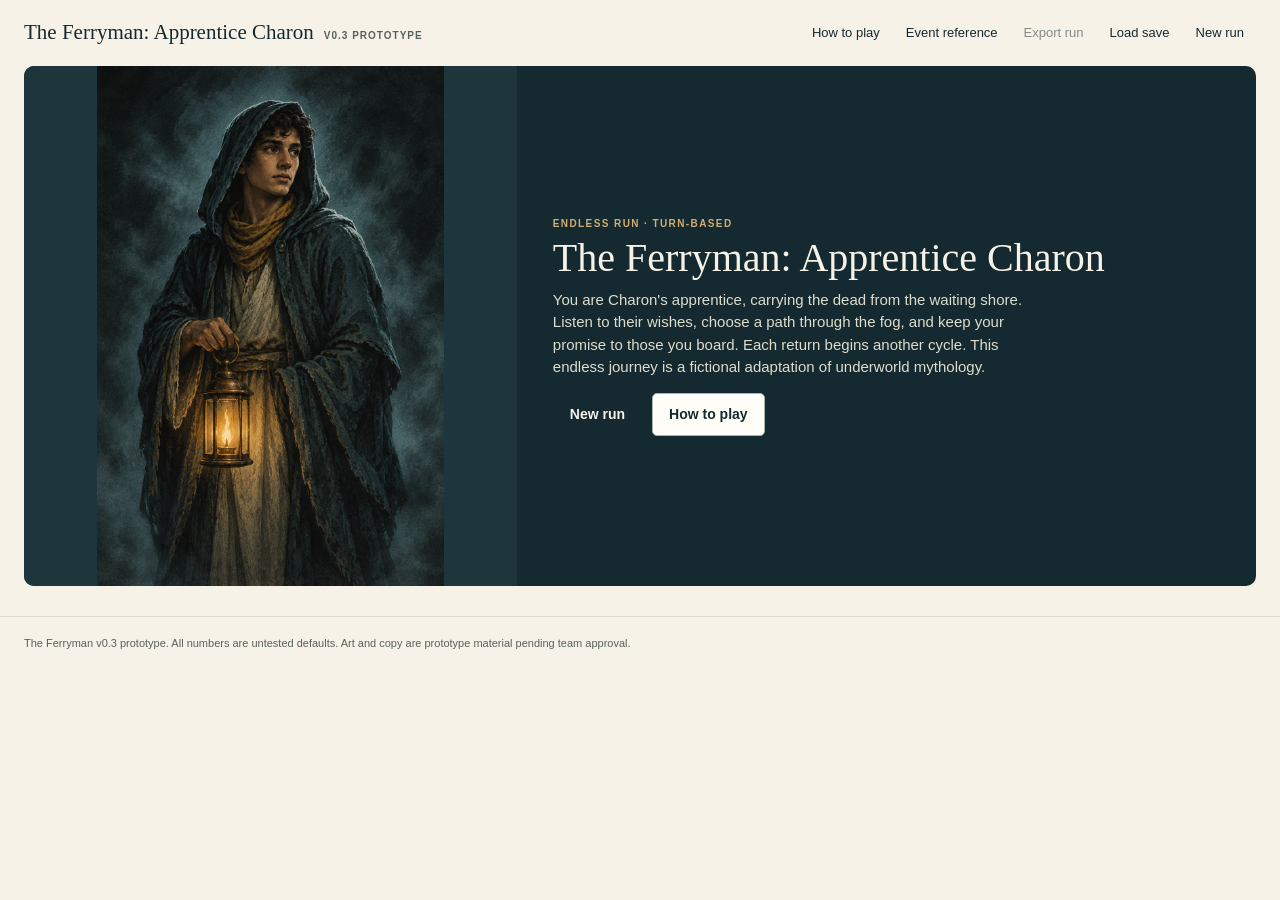
<file: outputs/The_Ferryman_Digital_Demo_v0.3/index.html>
<!doctype html>
<html lang="en">
<head>
  <meta charset="utf-8">
  <meta name="viewport" content="width=device-width, initial-scale=1">
  <meta name="theme-color" content="#142a30">
  <title>The Ferryman: Apprentice Charon</title>
  <link rel="icon" href="assets/art/icons/light.svg" type="image/svg+xml">
  <link rel="stylesheet" href="styles.css">
  <!-- Contract load order: rules-data, engine, assets, content, app. -->
  <script src="rules-data.js"></script>
  <script src="engine.js"></script>
  <script src="assets/assets.js"></script>
  <script src="content.js"></script>
  <script src="app.js"></script>
</head>
<body>
  <a class="skip" href="#phase">Skip to the current step</a>
  <header class="masthead">
    <div class="brand"><span id="title">The Ferryman: Apprentice Charon</span><small>v0.3 prototype</small></div>
    <nav aria-label="Run tools">
      <button id="help-btn" class="quiet" type="button">How to play</button>
      <button id="reference-btn" class="quiet" type="button">Event reference</button>
      <button id="export-btn" class="quiet" type="button" disabled>Export run</button>
      <label class="quiet file-button">Load save<input id="import-input" type="file" accept=".json,application/json,text/plain" class="sr-only"></label>
      <button id="newrun-btn" class="quiet" type="button">New run</button>
    </nav>
  </header>
  <p id="pack-note" class="pack-note" hidden></p>
  <div id="message" class="message" hidden></div>

  <main>
    <section id="start-screen" class="start" hidden aria-labelledby="start-title">
      <div id="hero-art" class="hero-art"></div>
      <div class="start-copy">
        <p class="eyebrow">Endless run &middot; turn-based</p>
        <h1 id="start-title">The Ferryman: Apprentice Charon</h1>
        <p id="start-intro"></p>
        <div id="start-actions" class="action-row"></div>
      </div>
    </section>

    <section id="blocked-screen" class="blocked" hidden>
      <h1>The game could not start</h1>
      <p id="blocked-text"></p>
    </section>

    <div id="game-screen" hidden>
      <section id="status-bar" class="status-bar" aria-label="Resources and cycle"></section>
      <p id="cycle-note" class="cycle-note"></p>
      <section class="map-wrap" aria-labelledby="map-title">
        <h2 id="map-title" class="sr-only">Map</h2>
        <div id="map" class="map"></div>
        <p id="map-legend" class="map-legend"></p>
      </section>
      <div class="layout">
        <section id="phase" class="phase"></section>
        <aside class="aside" aria-labelledby="aside-title">
          <div class="aside-head"><p class="eyebrow">Before you let go of the rope</p><h2 id="aside-title">Departure</h2></div>
          <div id="aside-body" class="aside-body"></div>
        </aside>
      </div>
      <section class="history-wrap" aria-labelledby="history-title">
        <details>
          <summary><h2 id="history-title">Run log</h2></summary>
          <div id="history"></div>
        </details>
      </section>
    </div>
  </main>
  <footer>The Ferryman v0.3 prototype. All numbers are untested defaults. Art and copy are prototype material pending team approval.</footer>

  <dialog id="confirm-dialog" aria-labelledby="confirm-title"></dialog>
  <dialog id="help-dialog"></dialog>
  <dialog id="reference-dialog"></dialog>
</body>
</html>
</file>
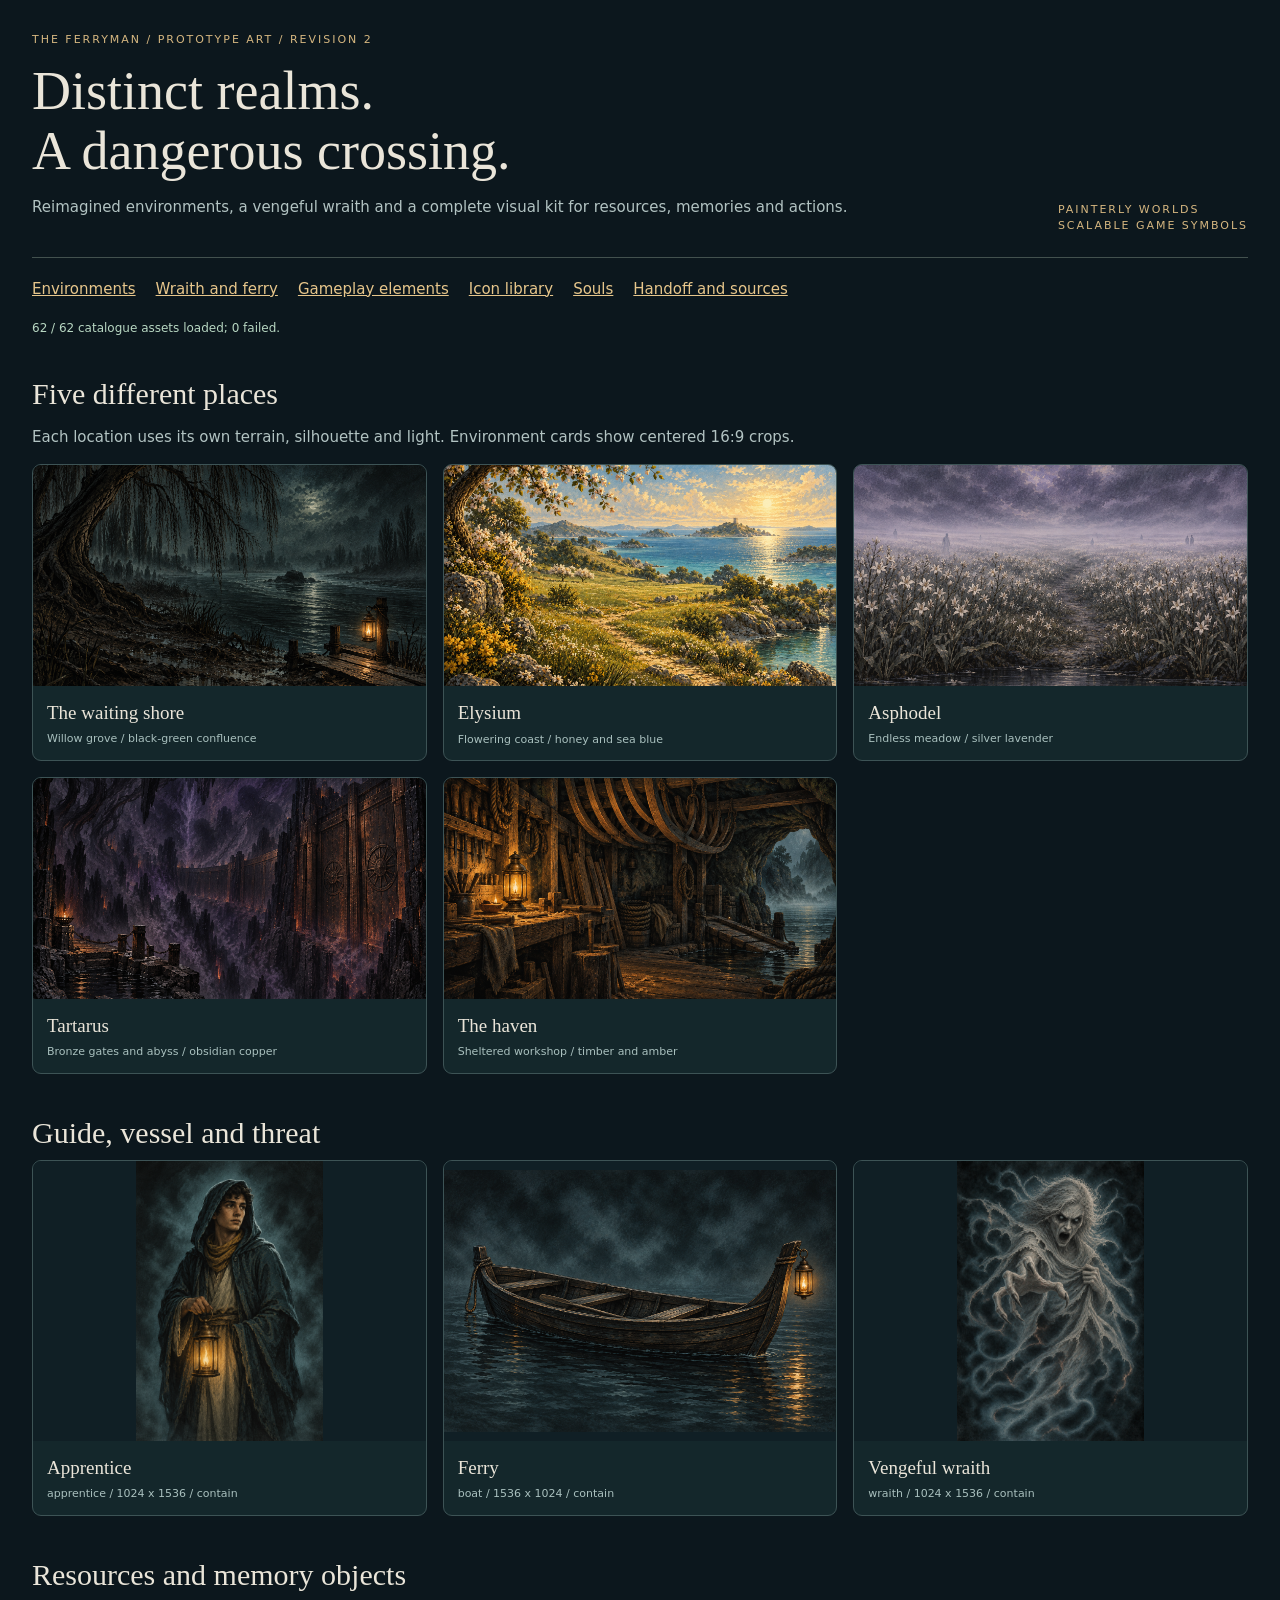
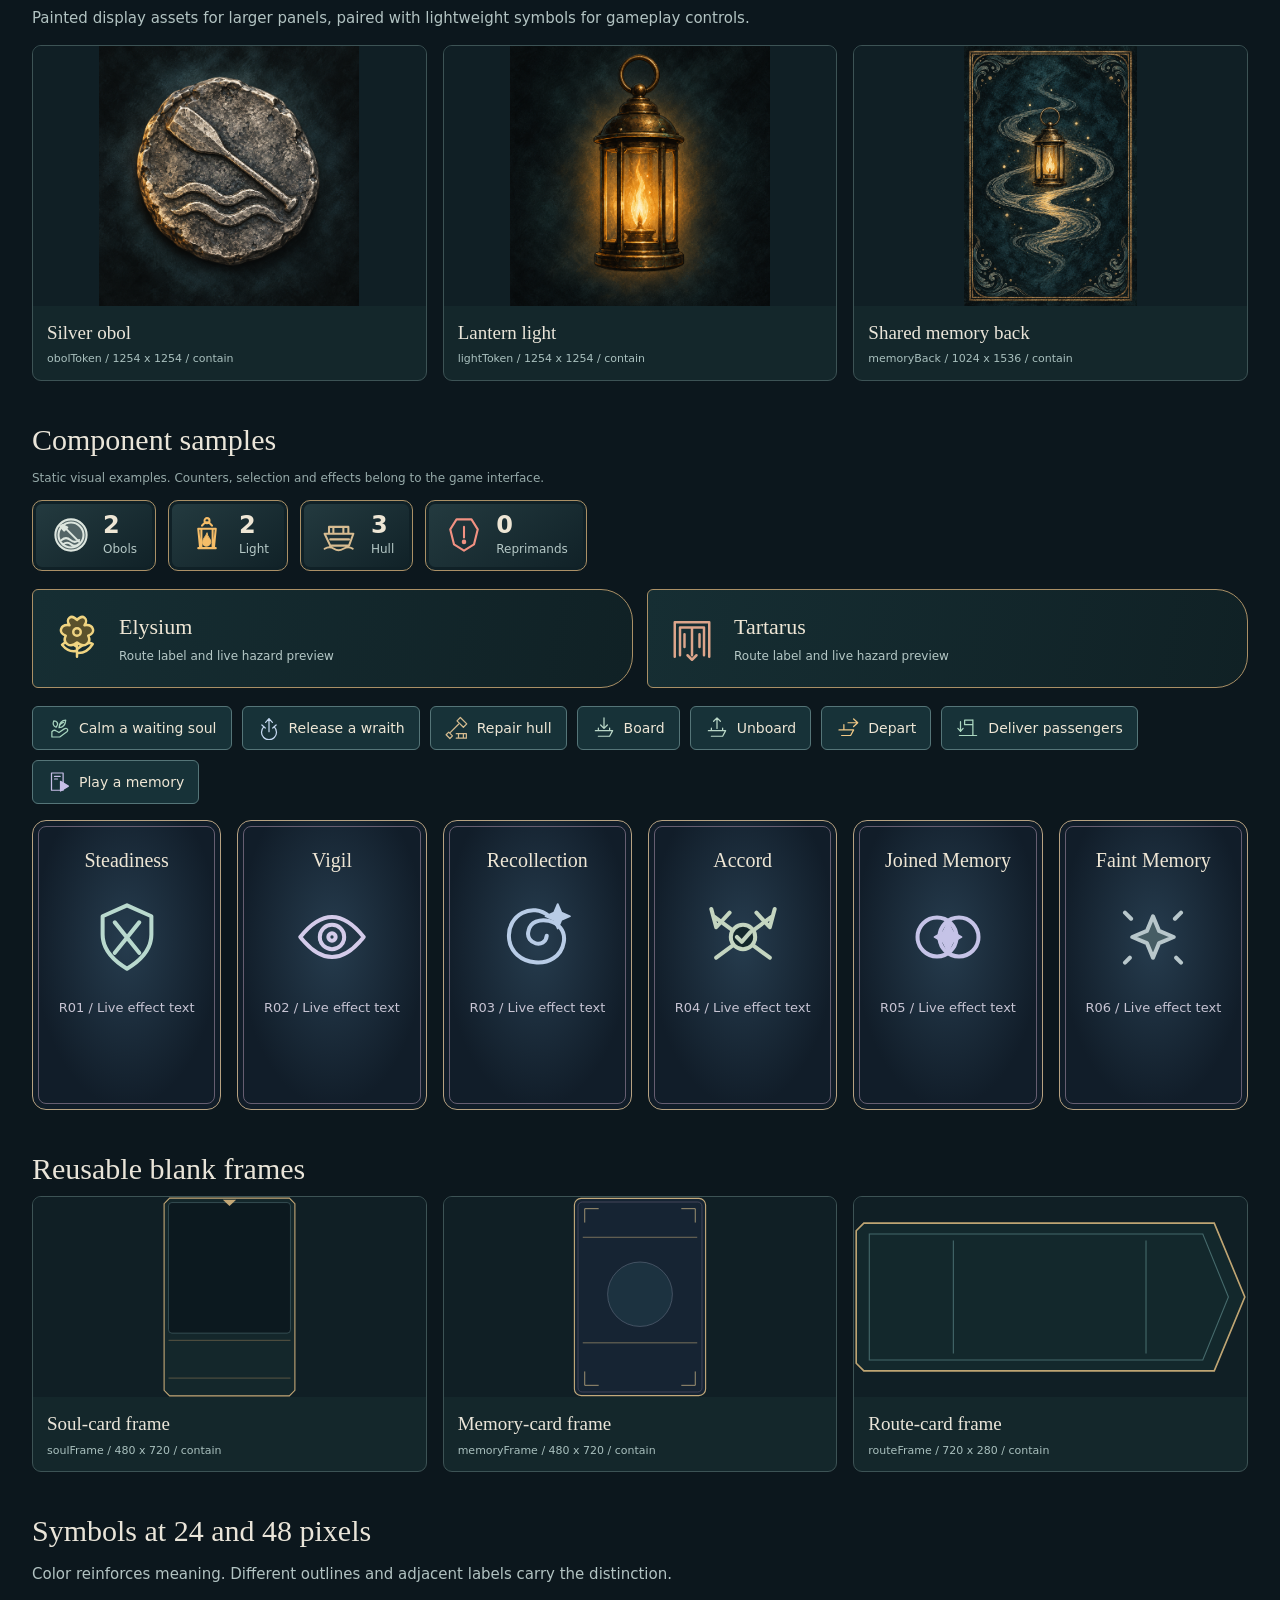
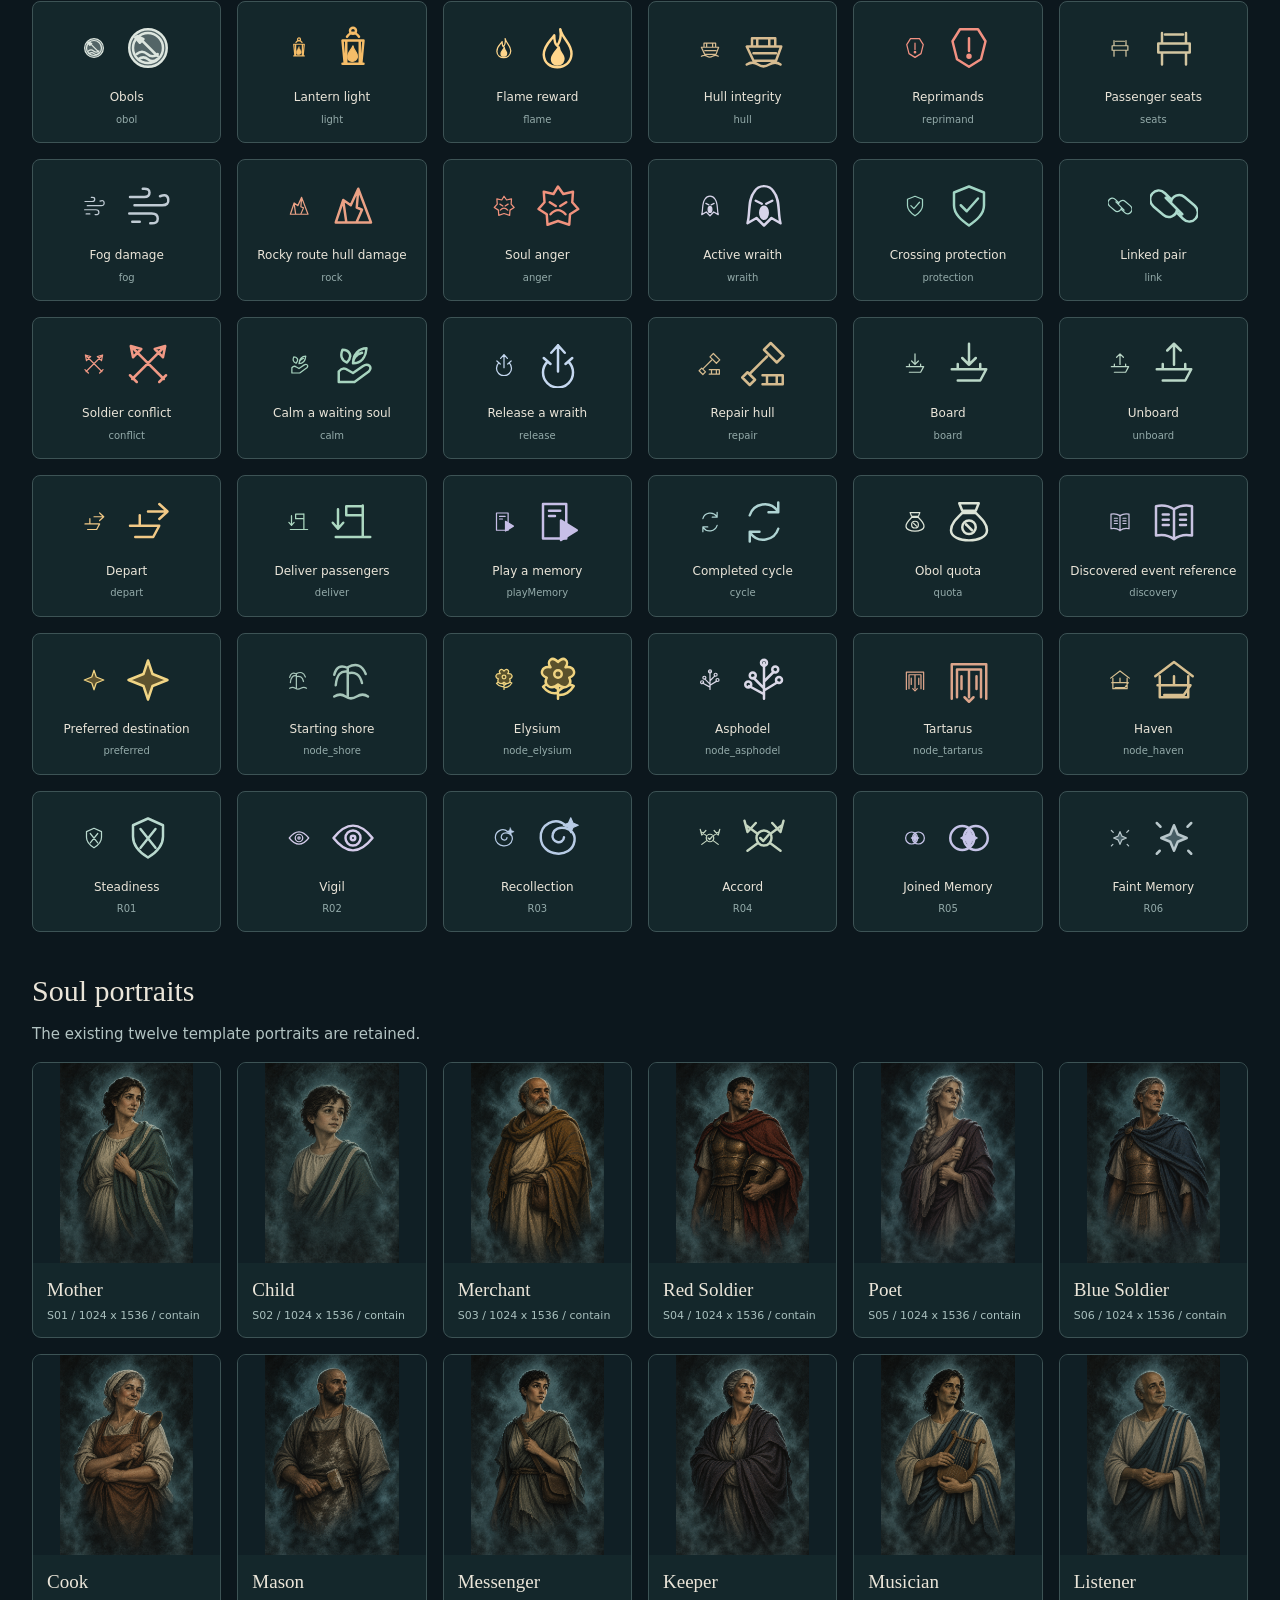
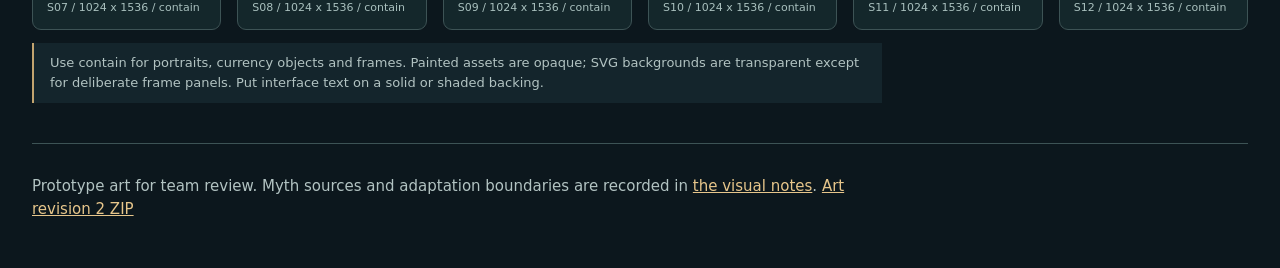
<file: outputs/The_Ferryman_Digital_Demo_v0.3/assets/art/preview.html>
<!doctype html>
<html lang="en"><head><meta charset="utf-8"><meta name="viewport" content="width=device-width,initial-scale=1"><base href="../../">
<title>The Ferryman | Art revision 2</title><link rel="stylesheet" href="assets/art/ui-theme.css">
<style>
:root{color-scheme:dark;background:#0c171d;color:#eae5d9;font:15px/1.55 system-ui,sans-serif}*{box-sizing:border-box}body{margin:auto;max-width:1280px;padding:32px}h1{font:400 clamp(30px,5vw,54px)/1.12 Georgia,serif;margin:12px 0}h2{font:400 30px Georgia,serif;margin:42px 0 10px}p{color:#b2c3c2;max-width:850px}.eyebrow{font:11px/1.5 system-ui;letter-spacing:.18em;color:#d6b780;text-transform:uppercase}.intro{display:flex;align-items:end;justify-content:space-between;gap:24px;border-bottom:1px solid #43514e;padding-bottom:22px}nav{display:flex;gap:20px;flex-wrap:wrap;margin:20px 0}a{color:#e7c68b}#load-status{font:12px system-ui;color:#b8d7c2}.grid{display:grid;gap:16px}.environments,.subjects,.components,.frames{grid-template-columns:repeat(3,minmax(0,1fr))}.portraits{grid-template-columns:repeat(6,minmax(0,1fr))}.icons{grid-template-columns:repeat(6,minmax(0,1fr))}.memories{grid-template-columns:repeat(6,minmax(0,1fr))}
figure{margin:0;overflow:hidden;background:#14272b;border:1px solid #3d5355;border-radius:9px}figure img{display:block;width:100%;background:#101f25}.environments img{aspect-ratio:16/9;height:auto}.subjects img{height:280px}.components img{height:260px}.frames img{height:200px}.portraits img{height:200px}figcaption{padding:12px 14px;font-family:Georgia,serif;font-size:19px}figcaption small{display:block;color:#a9c0be;font:11px/1.5 system-ui;margin-top:4px}.icon-card{padding:18px 10px 12px;background:#14272b;border:1px solid #3d5355;border-radius:8px;text-align:center}.icon-sizes{height:56px;display:flex;gap:18px;align-items:center;justify-content:center}.icon-card img{object-fit:contain;background:transparent}.icon-card img:first-child{width:24px;height:24px}.icon-card img:last-child{width:48px;height:48px}.icon-card strong{display:block;font-size:12px;margin-top:12px;font-weight:500}.icon-card small{font:10px system-ui;color:#94abaa}.note{border-left:2px solid #c2a46f;padding:10px 16px;background:#14252c;font-size:13px}.sample-actions{display:flex;gap:10px;flex-wrap:wrap;margin:16px 0}.samples{display:grid;grid-template-columns:1fr 1fr;gap:14px;margin:18px 0}.muted{font-size:12px;color:#96aaa9}.footer{border-top:1px solid #3d5355;margin-top:40px;padding-top:16px}
@media(max-width:1000px){.environments,.components{grid-template-columns:repeat(2,minmax(0,1fr))}.icons{grid-template-columns:repeat(4,minmax(0,1fr))}.memories{grid-template-columns:repeat(3,minmax(0,1fr))}.portraits{grid-template-columns:repeat(4,minmax(0,1fr))}}
@media(max-width:650px){body{padding:20px 14px}.intro{display:block}.environments{grid-template-columns:1fr}.subjects,.components,.frames{grid-template-columns:repeat(2,minmax(0,1fr))}.icons,.portraits{grid-template-columns:repeat(3,minmax(0,1fr))}.memories,.samples{grid-template-columns:repeat(2,minmax(0,1fr))}.portraits img{height:165px}.icon-sizes{gap:8px}.icon-card{padding:12px 5px}.components img{height:190px}.subjects img{height:210px}.frames img{height:145px}figcaption{font-size:16px;padding:9px}}
</style></head><body>
<header class="intro"><div><div class="eyebrow">The Ferryman / Prototype art / Revision 2</div><h1>Distinct realms.<br>A dangerous crossing.</h1><p>Reimagined environments, a vengeful wraith and a complete visual kit for resources, memories and actions.</p></div><div class="eyebrow">Painterly worlds<br>Scalable game symbols</div></header>
<nav><a href="assets/art/preview.html#environments">Environments</a><a href="assets/art/preview.html#subjects">Wraith and ferry</a><a href="assets/art/preview.html#gameplay">Gameplay elements</a><a href="assets/art/preview.html#symbols">Icon library</a><a href="assets/art/preview.html#portraits">Souls</a><a href="handoff/art.md">Handoff and sources</a></nav>
<p id="load-status" role="status">Loading asset catalogue...</p>
<h2 id="environments">Five different places</h2><p>Each location uses its own terrain, silhouette and light. Environment cards show centered 16:9 crops.</p><div class="grid environments"></div>
<h2 id="subjects">Guide, vessel and threat</h2><div class="grid subjects"></div>
<h2 id="gameplay">Resources and memory objects</h2><p>Painted display assets for larger panels, paired with lightweight symbols for gameplay controls.</p><div class="grid components"></div>
<h2>Component samples</h2><p class="muted">Static visual examples. Counters, selection and effects belong to the game interface.</p>
<section class="charon-r2">
<div class="resource-strip" id="resource-samples"></div>
<div class="samples" id="route-samples"></div><div class="sample-actions" id="action-samples"></div>
<div class="grid memories" id="memory-samples"></div>
</section>
<h2>Reusable blank frames</h2><div class="grid frames"></div>
<h2 id="symbols">Symbols at 24 and 48 pixels</h2><p>Color reinforces meaning. Different outlines and adjacent labels carry the distinction.</p><div class="grid icons"></div>
<h2 id="portraits">Soul portraits</h2><p>The existing twelve template portraits are retained.</p><div class="grid portraits"></div>
<p class="note">Use contain for portraits, currency objects and frames. Painted assets are opaque; SVG backgrounds are transparent except for deliberate frame panels. Put interface text on a solid or shaded backing.</p>
<footer class="footer"><p>Prototype art for team review. Myth sources and adaptation boundaries are recorded in <a href="assets/art/MYTH_AND_VISUAL_NOTES.md">the visual notes</a>. <a href="assets/art/The_Ferryman_v0.3_Art_Pack_r2.zip">Art revision 2 ZIP</a></p></footer>
<script src="assets/assets.js"></script><script>
const pack=globalThis.CHARON_ASSETS;
const names={apprentice:'Apprentice',boat:'Ferry',wraith:'Vengeful wraith',shore:'The waiting shore',elysium:'Elysium',asphodel:'Asphodel',tartarus:'Tartarus',haven:'The haven',S01:'Mother',S02:'Child',S03:'Merchant',S04:'Red Soldier',S05:'Poet',S06:'Blue Soldier',S07:'Cook',S08:'Mason',S09:'Messenger',S10:'Keeper',S11:'Musician',S12:'Listener',obolToken:'Silver obol',lightToken:'Lantern light',memoryBack:'Shared memory back',soulFrame:'Soul-card frame',memoryFrame:'Memory-card frame',routeFrame:'Route-card frame'};
const scenes={shore:'Willow grove / black-green confluence',elysium:'Flowering coast / honey and sea blue',asphodel:'Endless meadow / silver lavender',tartarus:'Bronze gates and abyss / obsidian copper',haven:'Sheltered workshop / timber and amber'};
const total=Object.keys(pack.images).length+Object.keys(pack.icons).length+Object.keys(pack.components).length;let loaded=0,failed=0;
function status(){document.querySelector('#load-status').textContent=loaded+' / '+total+' catalogue assets loaded; '+failed+' failed.'}
function imageFor(data,group,key,track){const im=document.createElement('img');im.alt=data.alt;im.width=data.width;im.height=data.height;im.style.objectFit=data.fit;im.style.objectPosition=data.position;if(track){im.dataset.asset=group+':'+key;im.dataset.expectedWidth=data.width;im.dataset.expectedHeight=data.height;im.addEventListener('load',()=>{loaded++;status()});im.addEventListener('error',()=>{failed++;status()});}im.src=data.src;return im}
function card(key,data,selector,group){const f=document.createElement('figure');f.append(imageFor(data,group,key,true));const cap=document.createElement('figcaption');cap.textContent=names[key]||key;const sm=document.createElement('small');sm.textContent=scenes[key]||key+' / '+data.width+' x '+data.height+' / '+data.fit;cap.append(sm);f.append(cap);document.querySelector(selector).append(f)}
for(const key of ['shore','elysium','asphodel','tartarus','haven'])card(key,pack.images[key],'.environments','images');
for(const key of ['apprentice','boat','wraith'])card(key,pack.images[key],'.subjects','images');
for(const [key,data] of Object.entries(pack.components))card(key,data,key.endsWith('Frame')?'.frames':'.components','components');
for(const [key,data] of Object.entries(pack.icons)){const f=document.createElement('div');f.className='icon-card';const row=document.createElement('div');row.className='icon-sizes';row.append(imageFor(data,'icons',key,true),imageFor(data,'icons',key,false));const label=document.createElement('strong');label.textContent=data.alt;const sm=document.createElement('small');sm.textContent=key;f.append(row,label,sm);document.querySelector('.icons').append(f)}
for(const [key,data] of Object.entries(pack.images))if(/^S\d{2}$/.test(key))card(key,data,'.portraits','images');
for(const [key,value,label] of [['obol','2','Obols'],['light','2','Light'],['hull','3','Hull'],['reprimand','0','Reprimands']]){const el=document.createElement('div');el.className='resource-chip';const copy=document.createElement('div');const num=document.createElement('strong');num.textContent=value;const name=document.createElement('small');name.textContent=label;copy.append(num,name);el.append(imageFor(pack.icons[key],'',key,false),copy);document.querySelector('#resource-samples').append(el)}
for(const key of ['calm','release','repair','board','unboard','depart','deliver','playMemory']){const el=document.createElement('span');el.className='action-chip';el.append(imageFor(pack.icons[key],'',key,false),document.createTextNode(pack.icons[key].alt));document.querySelector('#action-samples').append(el)}
for(const key of ['elysium','tartarus']){const el=document.createElement('div');el.className='route-card';const copy=document.createElement('div');const title=document.createElement('strong');title.textContent=names[key];const sub=document.createElement('small');sub.textContent='Route label and live hazard preview';copy.append(title,document.createElement('br'),sub);el.append(imageFor(pack.icons['node_'+key],'',key,false),copy);document.querySelector('#route-samples').append(el)}
for(const key of ['R01','R02','R03','R04','R05','R06']){const el=document.createElement('article');el.className='memory-card';const title=document.createElement('h3');title.textContent=pack.icons[key].alt;const caption=document.createElement('p');caption.textContent=key+' / Live effect text';el.append(title,imageFor(pack.icons[key],'',key,false),caption);document.querySelector('#memory-samples').append(el)}
status();
</script></body></html>
</file>
<file: outputs/The_Ferryman_Digital_Demo_v0.3/styles.css>
@charset "UTF-8";
/* The Ferryman v0.3 interface. Local files only; no remote fonts or requests. */
:root {
  --ink: #142a30; --ink2: #233d43; --paper: #f6f2e8; --card: #fffdf7; --gold: #ba8d49;
  --muted: #56625c; --line: #d9ddcf; --olive: #50694f; --red: #9c452e; --teal: #2f5c63;
  --shadow: 0 8px 22px #142a300d; --focus: #1f7896;
}
* { box-sizing: border-box; }
html { scroll-padding-top: 16px; }
body { margin: 0; background: var(--paper); color: var(--ink); font: 15px/1.5 Arial, Helvetica, sans-serif; }
h1, h2, h3, h4 { font-family: Georgia, 'Times New Roman', serif; font-weight: 400; margin: 0 0 8px; }
p { margin: 0 0 10px; }
button, select, input { font: inherit; }
button { cursor: pointer; }
button:disabled { cursor: not-allowed; opacity: .5; }
:focus-visible, .file-button:focus-within { outline: 3px solid var(--focus); outline-offset: 3px; }
[hidden] { display: none !important; }
.sr-only { position: absolute; width: 1px; height: 1px; overflow: hidden; clip: rect(0 0 0 0); white-space: nowrap; }
.skip { position: fixed; left: 12px; top: -80px; background: #fff; padding: 10px; z-index: 50; }
.skip:focus { top: 12px; }
.eyebrow { font: 700 10px/1.5 Arial, sans-serif; letter-spacing: 1.4px; text-transform: uppercase; color: var(--muted); margin-bottom: 4px; display: flex; align-items: center; gap: 5px; }
.subtle { color: var(--muted); font-size: 13px; }
.empty { color: var(--muted); font-size: 13px; padding: 12px 14px; border: 1px dashed #b9c2b3; border-radius: 6px; }
.icon { width: 18px; height: 18px; vertical-align: -4px; margin-right: 4px; flex: none; }

/* Header */
.masthead { max-width: 1400px; margin: auto; padding: 14px 24px; display: flex; justify-content: space-between; align-items: center; gap: 12px; flex-wrap: wrap; }
.brand { display: flex; align-items: baseline; gap: 10px; font: 21px Georgia, serif; flex-wrap: wrap; }
.brand small { font: 700 10px Arial, sans-serif; letter-spacing: 1px; color: var(--muted); text-transform: uppercase; }
.masthead nav { display: flex; gap: 2px; flex-wrap: wrap; }
.quiet { border: 1px solid transparent; background: transparent; color: var(--ink); padding: 8px 11px; border-radius: 5px; font-size: 13px; cursor: pointer; }
.quiet:hover:not(:disabled) { border-color: var(--line); }
.file-button { display: inline-block; }
main { max-width: 1400px; margin: 0 auto; padding: 0 24px; }
footer { max-width: 1400px; margin: 30px auto 0; padding: 18px 24px 36px; border-top: 1px solid var(--line); font-size: 11px; color: var(--muted); }

/* Notices */
.pack-note { max-width: 1352px; margin: 0 auto 10px; padding: 8px 12px; background: #f7eed3; border-radius: 4px; font-size: 12px; }
.message { max-width: 1352px; margin: 0 auto 12px; padding: 10px 14px; border-radius: 5px; display: flex; justify-content: space-between; gap: 12px; align-items: center; font-size: 14px; background: #e7ecdf; position: sticky; top: 6px; z-index: 5; box-shadow: var(--shadow); }
.message.error { background: #f6e0d6; color: #6b2a17; border-left: 4px solid var(--red); }
.message.warn { background: #f7eed3; border-left: 4px solid var(--gold); }
.icon-button { background: none; border: 0; font-size: 24px; line-height: 1; color: inherit; padding: 2px 8px; }

/* Start / blocked */
.start { display: grid; grid-template-columns: minmax(0, .8fr) minmax(0, 1.2fr); align-items: stretch; background: var(--ink); color: var(--paper); border-radius: 10px; overflow: hidden; min-height: 420px; }
.start .eyebrow { color: #d1ad71; }
.start h1 { font-size: 40px; line-height: 1.15; }
.start-copy { padding: 36px; align-self: center; }
.start-copy p { color: #dedccc; max-width: 60ch; }
.hero-art { background: #0c1d21; }
.hero-art .hero-img, .hero-art .art-placeholder { width: 100%; height: 100%; max-height: 520px; display: block; }
.start .secondary { color: var(--ink); }
.start .warning { color: #6b2a17; }
.blocked { padding: 40px; background: var(--card); border: 1px solid var(--line); border-radius: 8px; }

/* Art */
.art { display: block; background: #1d353b; }
.art-placeholder { display: flex; flex-direction: column; justify-content: center; align-items: center; background: repeating-linear-gradient(135deg, #dfe4d6, #dfe4d6 8px, #e9ecdf 8px, #e9ecdf 16px); color: var(--ink2); border: 1px dashed #9aa597; font-size: 11px; text-align: center; padding: 4px; }
.art-placeholder span { font-weight: 700; }
.art-placeholder small { font-size: 8px; letter-spacing: .6px; text-transform: uppercase; color: var(--muted); }

/* Status */
.status-bar { display: grid; grid-template-columns: repeat(6, minmax(0, 1fr)); border: 1px solid var(--line); border-radius: 8px; background: var(--card); box-shadow: var(--shadow); }
.stat { padding: 10px 14px; border-right: 1px solid var(--line); min-width: 0; }
.stat:last-child { border-right: 0; }
.stat-label { display: flex; align-items: center; font: 700 10px Arial, sans-serif; letter-spacing: 1px; text-transform: uppercase; color: var(--muted); }
.stat-value { display: block; font: 26px/1.3 Georgia, serif; }
.stat-hint { display: block; font-size: 11px; color: var(--muted); }
.stat.light .stat-value { color: #8a6420; }
.stat.danger .stat-value { color: var(--red); }
.cycle-note { font-size: 13px; color: var(--teal); min-height: 1em; margin: 6px 2px 12px; }

/* Map */
.map-wrap { margin-bottom: 18px; }
.map { display: grid; grid-template-columns: 1fr 1.3fr 1fr; gap: 12px; align-items: center; padding: 14px; background: #1b3237; border-radius: 10px; }
.map-col { display: flex; flex-direction: column; gap: 8px; }
.map-node { display: flex; gap: 10px; align-items: center; text-align: left; padding: 6px; border-radius: 7px; border: 1px solid #3f5a5f; background: #24403f; color: #eef0e6; min-height: 70px; width: 100%; }
.map-node .map-art { width: 84px; height: 58px; border-radius: 4px; flex: none; object-fit: cover; }
.map-text { display: flex; flex-direction: column; gap: 3px; min-width: 0; }
.map-name { font: 17px Georgia, serif; }
.map-badges, .map-fogs { display: flex; gap: 4px; flex-wrap: wrap; }
.map-node.here { border: 2px solid #e4c07f; box-shadow: 0 0 0 2px #e4c07f55; }
.map-node.visited { opacity: .6; }
.map-node.reachable { border-color: #9dbf9a; background: #2a4a45; }
button.map-node:hover { background: #335a52; }
.map-node.selected { outline: 3px solid #e4c07f; outline-offset: 1px; background: #335a52; }
.map-fog { display: inline-flex; align-items: center; font-size: 11px; font-weight: 700; background: #f6f2e8; color: var(--ink); border-radius: 3px; padding: 1px 6px; }
.map-fog .icon { width: 14px; height: 14px; margin-right: 3px; }
.map-fog.lethal { background: #f3d6c9; color: var(--red); }
.map-legend { font-size: 12px; color: var(--muted); margin: 8px 2px 0; }
.badge { display: inline-flex; align-items: center; font: 700 10px Arial, sans-serif; letter-spacing: .4px; padding: 2px 6px; border-radius: 3px; background: #e7ecdf; color: var(--ink); text-transform: uppercase; }
.badge .icon { width: 14px; height: 14px; }
.badge.here { background: #e4c07f; color: var(--ink); }
.badge.fav { background: #f1e3c4; color: #6a4b12; }
.badge.rocky { background: #6b5a4b; color: #fff; }
.badge.cycle { background: #d9e6e7; color: var(--teal); }

/* Layout */
.layout { display: grid; grid-template-columns: minmax(0, 1fr) 340px; gap: 24px; align-items: start; }
.phase-head { display: flex; gap: 14px; align-items: center; margin-bottom: 12px; }
.phase-art { width: 120px; height: 80px; border-radius: 6px; flex: none; object-fit: cover; }
.phase-title h2 { font-size: 28px; margin-bottom: 2px; }
.phase-title h2:focus { outline: none; }
.phase-title h2:focus-visible { outline: 3px solid var(--focus); }
.node-desc { font-size: 13px; color: var(--muted); margin: 0; }
.section-intro { font-size: 13px; color: var(--muted); }
.panel { margin: 16px 0 24px; }
.panel-head { display: flex; justify-content: space-between; align-items: baseline; gap: 12px; border-bottom: 1px solid var(--line); padding-bottom: 6px; margin-bottom: 8px; flex-wrap: wrap; }
.panel-head h3 { font-size: 22px; margin: 0; }
.pill { font-size: 11px; font-weight: 700; color: var(--muted); background: #e9ecdf; padding: 4px 8px; border-radius: 4px; }
.action-row { display: flex; gap: 10px; flex-wrap: wrap; align-items: center; margin-top: 14px; }
.primary, .secondary { display: inline-flex; align-items: center; justify-content: center; padding: 10px 16px; border-radius: 5px; font-weight: 700; font-size: 14px; }
.primary { background: var(--ink); color: var(--paper); border: 1px solid var(--ink); }
.primary .icon { filter: invert(1); }
.primary.danger { background: var(--red); border-color: var(--red); }
.secondary { background: var(--card); color: var(--ink); border: 1px solid #aab4a4; }
.secondary:hover:not(:disabled) { background: #f1f5e9; }
.small { padding: 6px 10px; font-size: 12px; }
.link-button { background: none; border: 0; color: var(--teal); text-decoration: underline; padding: 4px 0; font-size: 12px; align-self: flex-start; }
.reason, .reasons { font-size: 12px; color: #7a3a22; margin: 4px 0 0; }
.reasons { padding-left: 16px; }
.emitted { background: #eef2e6; border-left: 3px solid var(--olive); padding: 8px 12px; font-size: 13px; margin-bottom: 12px; }
.emitted ul { margin: 4px 0 0; padding-left: 18px; }
.tips { display: flex; flex-wrap: wrap; gap: 6px 14px; margin: 0 0 10px; }
.help-tip { font-size: 12px; }
.help-tip summary { cursor: pointer; color: var(--teal); font-weight: 700; }
.help-tip p { max-width: 60ch; background: #eef0e6; padding: 6px 8px; border-radius: 4px; margin: 4px 0 0; }
.delivery-preview { background: #f1e9d2; border-left: 3px solid var(--gold); padding: 8px 12px; font-size: 13px; margin-top: 12px; }

/* Souls */
.soul-grid { display: grid; grid-template-columns: repeat(auto-fill, minmax(215px, 1fr)); gap: 10px; }
.soul-card { background: var(--card); border: 1px solid #cdd4c5; border-radius: 7px; padding: 10px 12px; display: flex; flex-direction: column; gap: 6px; box-shadow: var(--shadow); }
.soul-card.selected { border: 2px solid var(--olive); background: #f1f5e9; padding: 9px 11px; }
.soul-card.angry { border-left: 4px solid var(--red); }
.soul-top { display: flex; gap: 10px; align-items: center; }
.soul-top .portrait { width: 52px; height: 64px; border-radius: 5px; flex: none; object-fit: cover !important; object-position: center 20% !important; }
.soul-top .art-placeholder.portrait small { display: none; }
.soul-id, .memory-id { font: 700 10px Arial, sans-serif; letter-spacing: .8px; color: var(--muted); display: block; }
.soul-name { font-size: 19px; margin: 0; }
.soul-stats { display: grid; grid-template-columns: 1fr 1fr; gap: 4px 10px; margin: 0; padding: 6px 0; border-top: 1px solid var(--line); border-bottom: 1px solid var(--line); }
.soul-stats dt { display: flex; align-items: center; font: 700 9px Arial, sans-serif; letter-spacing: .5px; text-transform: uppercase; color: var(--muted); }
.soul-stats dt .icon { width: 14px; height: 14px; }
.soul-stats dd { margin: 0; font-size: 13px; }
.pip { display: inline-block; width: 10px; height: 10px; border-radius: 50%; border: 1px solid #9ea39a; margin-right: 2px; vertical-align: middle; }
.pip.filled { background: var(--red); border-color: var(--red); }
.anger-num { font-size: 11px; color: var(--muted); }
.tags { display: flex; flex-wrap: wrap; gap: 4px; }
.tag { display: inline-flex; align-items: center; font-size: 11px; padding: 2px 6px; border-radius: 3px; background: #e7ecdf; }
.tag .icon { width: 13px; height: 13px; margin-right: 3px; }
.tag.conflict, .tag.separated { background: #f3d6c9; color: #6b2a17; }
.tag.protected { background: #d9e6e7; color: var(--teal); }
.tag.wish { background: #f1e3c4; color: #6a4b12; }
.soul-controls { display: flex; gap: 6px; flex-wrap: wrap; }
.soul-detail { font-size: 12px; background: #f2f0e6; padding: 8px; border-radius: 4px; }
.soul-detail ul { padding-left: 16px; margin: 4px 0 0; }

/* Boat */
.capacity { display: flex; align-items: center; gap: 12px; margin-bottom: 10px; flex-wrap: wrap; }
.capacity .boat-art { width: 120px; height: 72px; border-radius: 5px; object-fit: cover !important; flex: none; }
.seat-row { display: flex; gap: 5px; }
.seat-cell { width: 30px; height: 20px; border: 1px solid #98a795; border-radius: 3px; background: #fff; }
.seat-cell.used { background: var(--olive); border-color: var(--olive); }
.seat-cell.over { background: var(--red); border-color: var(--red); }

/* Wraiths */
.wraith-grid { display: grid; grid-template-columns: repeat(auto-fill, minmax(240px, 1fr)); gap: 10px; }
.wraith-card { display: flex; gap: 10px; background: #26282c; color: #eceae4; border: 1px solid #4a4e55; border-radius: 7px; padding: 8px; }
.wraith-card > div { display: flex; flex-direction: column; gap: 4px; align-items: flex-start; }
.wraith-card .soul-id { color: #b8bcc2; }
.wraith-card .reason { color: #f0b9a3; }
.wraith-card .wraith-art { width: 64px; height: 84px; border-radius: 4px; flex: none; object-fit: cover !important; }

/* Memories */
.memory-grid { display: grid; grid-template-columns: repeat(auto-fill, minmax(215px, 1fr)); gap: 10px; }
.memory-card { background: #f2edda; border: 1px solid #c8c8ad; border-radius: 7px; padding: 10px 12px; display: flex; flex-direction: column; gap: 4px; align-items: flex-start; }
.memory-card.unplayable { background: #efece2; }
.memory-head { display: flex; align-items: center; gap: 4px; }
.memory-head .icon { width: 24px; height: 24px; }
.memory-card h4 { font-size: 19px; margin: 0; }
.memory-effect { font-size: 13px; margin: 0; }
.memory-source { font-size: 11px; color: var(--muted); margin: 0; }
.memory-flavor { font: italic 12px/1.4 Georgia, serif; color: #5b5a4c; margin: 0; }
.target { display: flex; flex-direction: column; font-size: 11px; font-weight: 700; gap: 3px; width: 100%; }
.target select { padding: 6px; border: 1px solid #b8c2ae; border-radius: 4px; background: var(--card); font-weight: 400; }

/* Routes */
.route-grid { display: grid; grid-template-columns: repeat(auto-fill, minmax(200px, 1fr)); gap: 10px; }
.route-card { background: var(--card); border: 1px solid #cbd2c3; border-radius: 7px; padding: 10px 12px; display: flex; flex-direction: column; gap: 6px; align-items: flex-start; }
.route-card.selected { outline: 3px solid var(--olive); outline-offset: -1px; background: #f1f5e9; }
.route-card.lethal { border-color: var(--red); background: #fbf0ea; }
.route-card.illegal { opacity: .65; background: #f1efe7; }
.route-head { display: flex; gap: 6px; align-items: center; flex-wrap: wrap; }
.route-to { font: 17px Georgia, serif; }
.route-numbers { display: flex; gap: 12px; align-items: center; flex-wrap: wrap; }
.fog-number { display: flex; flex-direction: column; align-items: center; min-width: 58px; padding: 4px 8px; background: var(--ink); color: var(--paper); border-radius: 6px; }
.fog-value { font: 34px/1 Georgia, serif; }
.fog-number small { font-size: 10px; letter-spacing: 1px; text-transform: uppercase; }
.route-card.lethal .fog-number { background: var(--red); }
.hull-number { display: inline-flex; align-items: center; font-size: 12px; color: var(--muted); }
.hull-number.hit { color: #6b3a1c; font-weight: 700; background: #f1e0cf; border: 1px solid #b7825a; border-radius: 5px; padding: 4px 8px; }
.route-after { font-size: 12px; margin: 0; }
.lethal-note { font-size: 12px; font-weight: 700; color: var(--red); margin: 0; }
.breakdown { font-size: 12px; width: 100%; }
.breakdown summary { cursor: pointer; color: var(--teal); }
.breakdown dl { margin: 4px 0 0; }
.breakdown dl div { display: flex; justify-content: space-between; border-bottom: 1px dotted var(--line); }
.breakdown dd { margin: 0; font-weight: 700; }

/* Aside */
.aside { position: sticky; top: 12px; background: var(--card); border: 1px solid #cbd3c3; border-radius: 8px; box-shadow: var(--shadow); overflow: hidden; max-height: calc(100vh - 24px); overflow-y: auto; }
.aside-head { background: var(--ink); color: var(--paper); padding: 12px 18px; }
.aside-head .eyebrow { color: #c1ad85; }
.aside-head h2 { margin: 0; font-size: 24px; }
.aside-body { padding: 14px 18px 18px; }
.aside-route h3 { font-size: 20px; }
.aside-fog { display: flex; align-items: center; gap: 10px; font-size: 13px; margin-bottom: 8px; }
.aside-fog .big { font: 44px/1 Georgia, serif; }
.hull-warn { font-weight: 700; color: #6b3a1c; background: #f1e0cf; padding: 6px 8px; border-radius: 4px; font-size: 13px; }
.warning { color: #6b2a17; background: #f6e0d6; border-left: 4px solid var(--red); padding: 8px 10px; font-size: 13px; font-weight: 700; }
.caution { color: #5a4611; background: #f7eed3; padding: 6px 8px; font-size: 12px; margin-bottom: 6px; }
.forecast { border-top: 1px solid var(--line); padding-top: 10px; margin-top: 10px; }
.forecast.active { background: #f4f0e2; margin: 10px -18px 0; padding: 10px 18px; }
.forecast .subtle { font-size: 11px; }
.forecast-list { list-style: none; padding: 0; margin: 0 0 8px; font-size: 13px; }
.forecast-list li { display: flex; justify-content: space-between; gap: 8px; padding: 3px 0; border-bottom: 1px dotted var(--line); }
.forecast-waiting { font-size: 12px; margin-bottom: 8px; }
.forecast-waiting ul { padding-left: 16px; margin: 4px 0; }
.depart { width: 100%; margin-top: 12px; padding: 13px; }

/* Event / terminal */
.event-card { background: #eee7d3; border: 1px solid var(--gold); border-radius: 8px; padding: 16px 20px; max-width: 760px; margin-bottom: 14px; }
.event-card h3 { font-size: 26px; }
.event-body { font-family: Georgia, serif; font-style: italic; }
.terminal { display: grid; grid-template-columns: 200px minmax(0, 1fr); gap: 20px; background: #f6e8de; border: 1px solid #cf9d81; border-radius: 8px; padding: 18px 20px; }
.terminal h3 { font-size: 28px; }
.terminal-img { width: 100%; height: 260px; border-radius: 6px; object-fit: cover !important; }
.summary { margin: 10px 0; display: grid; grid-template-columns: repeat(auto-fill, minmax(190px, 1fr)); gap: 8px; }
.summary-row { background: #fff8f2; border-radius: 5px; padding: 6px 10px; }
.summary dt { font: 700 10px Arial, sans-serif; letter-spacing: .6px; text-transform: uppercase; color: var(--muted); }
.summary dd { margin: 0; font-size: 15px; }
.delivered-list { font-size: 12px; margin-bottom: 8px; }

/* History */
.history-wrap { margin-top: 24px; border-top: 1px solid var(--line); padding-top: 12px; }
.history-wrap summary { cursor: pointer; }
.history-wrap summary h2 { display: inline; font-size: 22px; }
.history-list { font-size: 13px; padding-left: 34px; max-height: 420px; overflow: auto; }
.history-list li { padding: 2px 0; }
.history-meta { display: inline-block; min-width: 110px; color: var(--muted); font-size: 11px; font-weight: 700; margin-right: 6px; }

/* Dialogs */
dialog { border: 1px solid #c9ccb8; background: var(--paper); color: var(--ink); border-radius: 10px; padding: 22px 26px; max-width: 680px; width: calc(100% - 32px); max-height: 90vh; overflow: auto; }
dialog::backdrop { background: #071a20bc; }
.dialog-head { display: flex; justify-content: space-between; align-items: center; }
.dialog-actions { display: flex; gap: 10px; margin-top: 18px; flex-wrap: wrap; }
.dialog-actions > * { flex: 1; }
.tutorial { padding-left: 20px; }
.tutorial p { font-size: 14px; }
.help-list dt { font-weight: 700; margin-top: 8px; }
.help-list dd { margin: 0; font-size: 14px; }
.reference-item { border: 1px solid var(--line); border-radius: 6px; padding: 10px 12px; margin-bottom: 8px; background: var(--card); }
.reference-item.known { border-color: var(--gold); }
.reference-item h3 { font-size: 19px; }

/* Narrow viewports: the departure panel follows the choices. */
@media (max-width: 980px) {
  .layout { grid-template-columns: 1fr; }
  .aside { position: static; max-height: none; }
  .status-bar { grid-template-columns: repeat(3, minmax(0, 1fr)); }
  .stat:nth-child(3) { border-right: 0; }
  .stat:nth-child(-n+3) { border-bottom: 1px solid var(--line); }
  .start { grid-template-columns: 1fr; }
  .hero-art .hero-img { max-height: 300px; }
  .map { grid-template-columns: 1fr 1fr; }
  .map-dests { grid-column: 1 / -1; grid-row: 2; }
}
@media (max-width: 640px) {
  main { padding: 0 16px; }
  .masthead { padding: 10px 16px; }
  .status-bar { grid-template-columns: repeat(2, minmax(0, 1fr)); }
  .stat { border-right: 0; border-bottom: 1px solid var(--line); padding: 8px 12px; }
  .stat:nth-child(3) { border-right: 0; }
  .stat:nth-child(odd) { border-right: 1px solid var(--line); }
  .stat-value { font-size: 22px; }
  .map { grid-template-columns: 1fr; }
  .map-dests { grid-column: auto; grid-row: auto; }
  .start h1 { font-size: 30px; }
  .start-copy { padding: 22px; }
  .phase-art { width: 72px; height: 56px; }
  .phase-title h2 { font-size: 22px; }
  .soul-grid, .memory-grid, .route-grid, .wraith-grid { grid-template-columns: 1fr; }
  .terminal { grid-template-columns: 1fr; }
  .terminal-img { height: 160px; }
}
@media (prefers-reduced-motion: reduce) { * { transition: none !important; animation: none !important; scroll-behavior: auto !important; } }
</file>
